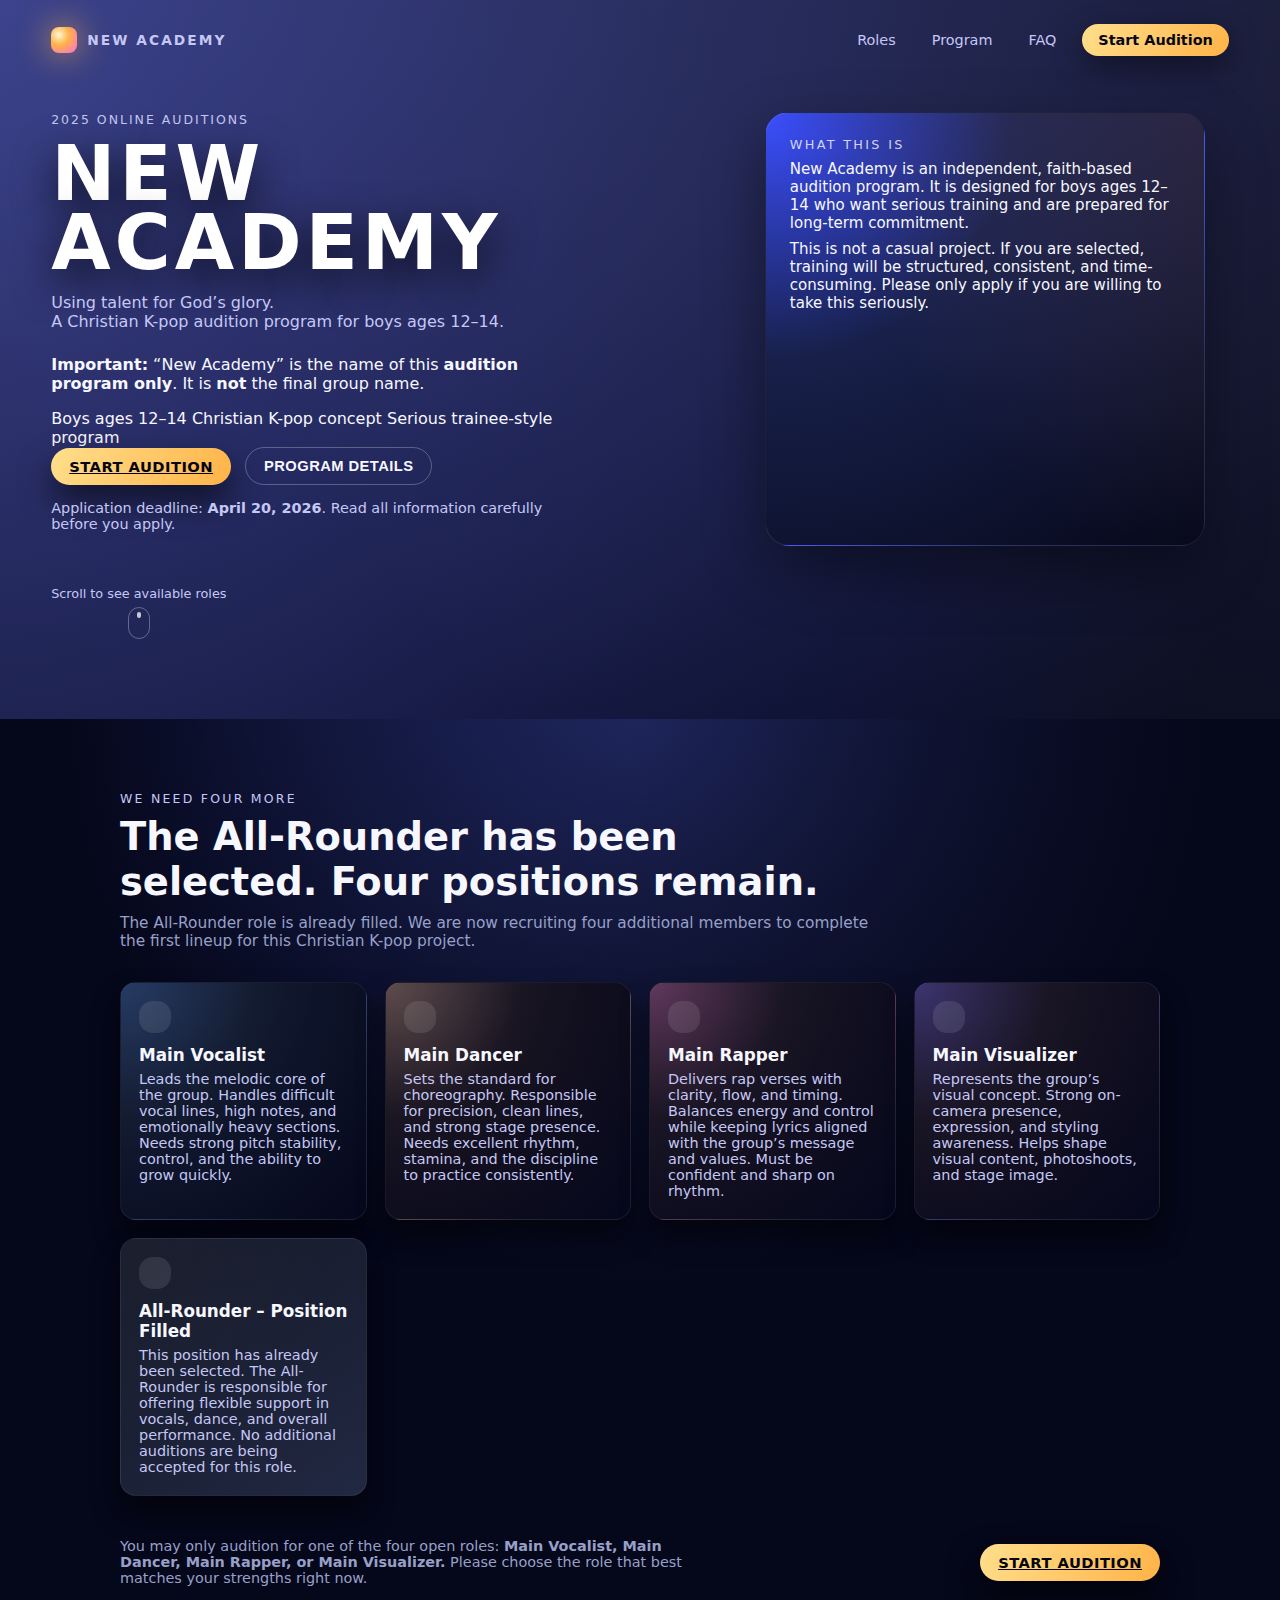
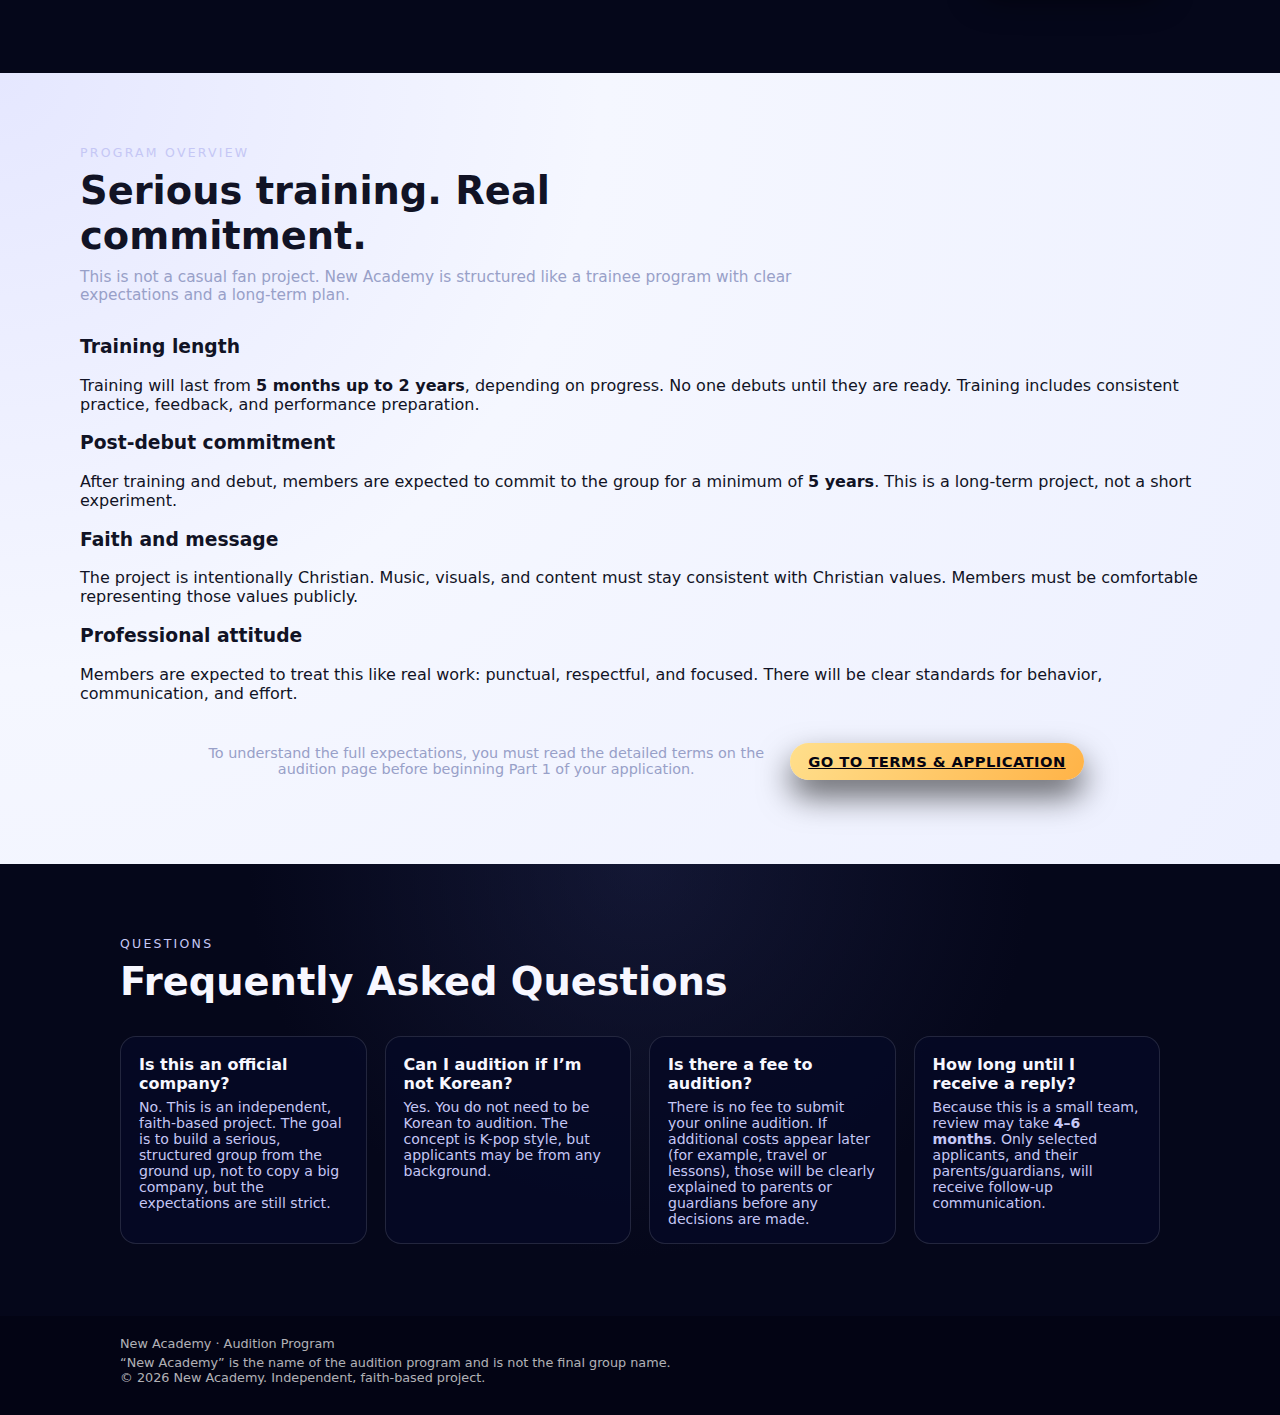
<file: index.html>
<!DOCTYPE html>
<html lang="en">
<head>
  <meta charset="UTF-8" />
  <title>New Academy – 2025 Online Auditions</title>
  <meta name="viewport" content="width=device-width, initial-scale=1.0" />
  <meta
    name="description"
    content="New Academy – a Christian K-pop audition program for boys ages 12–14. Serious training. Real commitment."
  />
  <link rel="stylesheet" href="styles.css" />
  <script defer src="script.js"></script>
</head>
<body class="na-body">

  <!-- ================= HEADER / HERO ================= -->
  <header class="na-hero" id="top">
    <div class="na-hero-inner">
      <div class="na-brand">
        <div class="na-logo-dot"></div>
        <span class="na-logo-text">New Academy</span>
      </div>

      <nav class="na-nav">
        <a href="#roles" class="na-nav-link">Roles</a>
        <a href="#about" class="na-nav-link">Program</a>
        <a href="#faq" class="na-nav-link">FAQ</a>
        <a href="audition.html" class="na-nav-cta">Start Audition</a>
      </nav>
    </div>

    <div class="na-hero-content">
      <div class="na-hero-text">
        <p class="na-hero-kicker">2025 Online Auditions</p>

        <h1 class="na-hero-title">
          NEW<br />
          ACADEMY
        </h1>

        <p class="na-hero-subtitle">
          Using talent for God’s glory.<br />
          A Christian K-pop audition program for boys ages 12–14.
        </p>

        <p class="na-hero-note">
          <strong>Important:</strong> “New Academy” is the name of this
          <strong>audition program only</strong>. It is <strong>not</strong> the final group name.
        </p>

        <div class="na-hero-badges">
          <span class="na-badge">Boys ages 12–14</span>
          <span class="na-badge">Christian K-pop concept</span>
          <span class="na-badge na-badge-outline">Serious trainee-style program</span>
        </div>

        <div class="na-hero-buttons">
          <a href="audition.html" class="na-btn na-btn-primary">
            <span>Start Audition</span>
          </a>
          <button class="na-btn na-btn-ghost" data-scroll-target="#about">
            Program details
          </button>
        </div>

        <p class="na-hero-meta">
          Application deadline: <strong>April 20, 2026</strong>.
          Read all information carefully before you apply.
        </p>
      </div>

      <div class="na-hero-card">
        <p class="na-hero-card-label">What this is</p>
        <p class="na-hero-card-text">
          New Academy is an independent, faith-based audition program.
          It is designed for boys ages 12–14 who want serious training
          and are prepared for long-term commitment.
        </p>
        <p class="na-hero-card-text">
          This is not a casual project. If you are selected, training will
          be structured, consistent, and time-consuming. Please only apply
          if you are willing to take this seriously.
        </p>
      </div>
    </div>

    <div class="na-hero-scroll-hint" data-scroll-target="#roles">
      <span class="na-hero-scroll-text">Scroll to see available roles</span>
      <div class="na-hero-scroll-circle"></div>
    </div>
  </header>

  <main>
    <!-- ================= ROLES ================= -->
    <section class="na-section na-section-dark" id="roles">
      <div class="na-section-inner">
        <header class="na-section-header">
          <p class="na-section-kicker">We need four more</p>
          <h2 class="na-section-title">
            The All-Rounder has been selected. Four positions remain.
          </h2>
          <p class="na-section-subtitle">
            The All-Rounder role is already filled. We are now recruiting
            four additional members to complete the first lineup for this
            Christian K-pop project.
          </p>
        </header>

        <div class="na-role-grid">
          <!-- Main Vocalist -->
          <article class="na-role-card na-role-vocal">
            <div class="na-role-icon"></div>
            <h3 class="na-role-title">Main Vocalist</h3>
            <p class="na-role-text">
              Leads the melodic core of the group. Handles difficult vocal lines,
              high notes, and emotionally heavy sections. Needs strong pitch
              stability, control, and the ability to grow quickly.
            </p>
          </article>

          <!-- Main Dancer -->
          <article class="na-role-card na-role-dancer">
            <div class="na-role-icon"></div>
            <h3 class="na-role-title">Main Dancer</h3>
            <p class="na-role-text">
              Sets the standard for choreography. Responsible for precision,
              clean lines, and strong stage presence. Needs excellent rhythm,
              stamina, and the discipline to practice consistently.
            </p>
          </article>

          <!-- Main Rapper -->
          <article class="na-role-card na-role-rapper">
            <div class="na-role-icon"></div>
            <h3 class="na-role-title">Main Rapper</h3>
            <p class="na-role-text">
              Delivers rap verses with clarity, flow, and timing. Balances
              energy and control while keeping lyrics aligned with the group’s
              message and values. Must be confident and sharp on rhythm.
            </p>
          </article>

          <!-- Main Visualizer -->
          <article class="na-role-card na-role-visual">
            <div class="na-role-icon"></div>
            <h3 class="na-role-title">Main Visualizer</h3>
            <p class="na-role-text">
              Represents the group’s visual concept. Strong on-camera presence,
              expression, and styling awareness. Helps shape visual content,
              photoshoots, and stage image.
            </p>
          </article>

          <!-- All-Rounder (already filled) -->
          <article class="na-role-card na-role-allrounder na-role-disabled" aria-disabled="true">
            <div class="na-role-icon na-role-icon-allrounder" aria-hidden="true"></div>
            <h3 class="na-role-title">All-Rounder – Position Filled</h3>
            <p class="na-role-text">
              This position has already been selected. The All-Rounder is responsible
              for offering flexible support in vocals, dance, and overall performance.
              No additional auditions are being accepted for this role.
            </p>
          </article>
        </div>

        <div class="na-section-cta-row">
          <p class="na-section-meta">
            You may only audition for one of the four open roles:
            <strong>Main Vocalist, Main Dancer, Main Rapper, or Main Visualizer.</strong>
            Please choose the role that best matches your strengths right now.
          </p>
          <a href="audition.html" class="na-btn na-btn-primary">
            Start Audition
          </a>
        </div>
      </div>
    </section>

    <!-- ================= PROGRAM OVERVIEW ================= -->
    <section class="na-section na-section-light" id="about">
      <div class="na-section-inner na-section-inner-wide">
        <header class="na-section-header">
          <p class="na-section-kicker">Program overview</p>
          <h2 class="na-section-title">Serious training. Real commitment.</h2>
          <p class="na-section-subtitle">
            This is not a casual fan project. New Academy is structured like a
            trainee program with clear expectations and a long-term plan.
          </p>
        </header>

        <div class="na-program-grid">
          <article class="na-program-card">
            <h3>Training length</h3>
            <p>
              Training will last from <strong>5 months up to 2 years</strong>,
              depending on progress. No one debuts until they are ready. Training
              includes consistent practice, feedback, and performance preparation.
            </p>
          </article>

          <article class="na-program-card">
            <h3>Post-debut commitment</h3>
            <p>
              After training and debut, members are expected to commit to the
              group for a minimum of <strong>5 years</strong>. This is a long-term project,
              not a short experiment.
            </p>
          </article>

          <article class="na-program-card">
            <h3>Faith and message</h3>
            <p>
              The project is intentionally Christian. Music, visuals, and content
              must stay consistent with Christian values. Members must be comfortable
              representing those values publicly.
            </p>
          </article>

          <article class="na-program-card">
            <h3>Professional attitude</h3>
            <p>
              Members are expected to treat this like real work: punctual,
              respectful, and focused. There will be clear standards for behavior,
              communication, and effort.
            </p>
          </article>
        </div>

        <div class="na-section-cta-row na-section-cta-row-center">
          <p class="na-section-meta">
            To understand the full expectations, you must read the detailed terms
            on the audition page before beginning Part 1 of your application.
          </p>
          <a href="audition.html" class="na-btn na-btn-primary">
            Go to Terms &amp; Application
          </a>
        </div>
      </div>
    </section>

    <!-- ================= FAQ ================= -->
    <section class="na-section na-section-dark" id="faq">
      <div class="na-section-inner">
        <header class="na-section-header">
          <p class="na-section-kicker">Questions</p>
          <h2 class="na-section-title">Frequently Asked Questions</h2>
        </header>

        <div class="na-faq-grid">
          <article class="na-faq-item">
            <h3>Is this an official company?</h3>
            <p>
              No. This is an independent, faith-based project. The goal is to
              build a serious, structured group from the ground up, not to copy
              a big company, but the expectations are still strict.
            </p>
          </article>

          <article class="na-faq-item">
            <h3>Can I audition if I’m not Korean?</h3>
            <p>
              Yes. You do not need to be Korean to audition. The concept is K-pop
              style, but applicants may be from any background.
            </p>
          </article>

          <article class="na-faq-item">
            <h3>Is there a fee to audition?</h3>
            <p>
              There is no fee to submit your online audition. If additional costs
              appear later (for example, travel or lessons), those will be clearly
              explained to parents or guardians before any decisions are made.
            </p>
          </article>

          <article class="na-faq-item">
            <h3>How long until I receive a reply?</h3>
            <p>
              Because this is a small team, review may take
              <strong>4–6 months</strong>. Only selected applicants, and their
              parents/guardians, will receive follow-up communication.
            </p>
          </article>
        </div>
      </div>
    </section>
  </main>

  <!-- ================= FOOTER ================= -->
  <footer class="na-footer">
    <div class="na-footer-inner">
      <p class="na-footer-brand">New Academy · Audition Program</p>
      <p class="na-footer-meta">
        “New Academy” is the name of the audition program and is not the final group name.
      </p>
      <p class="na-footer-meta">
        &copy; <span id="year"></span> New Academy. Independent, faith-based project.
      </p>
    </div>
  </footer>
</body>
</html>
</file>
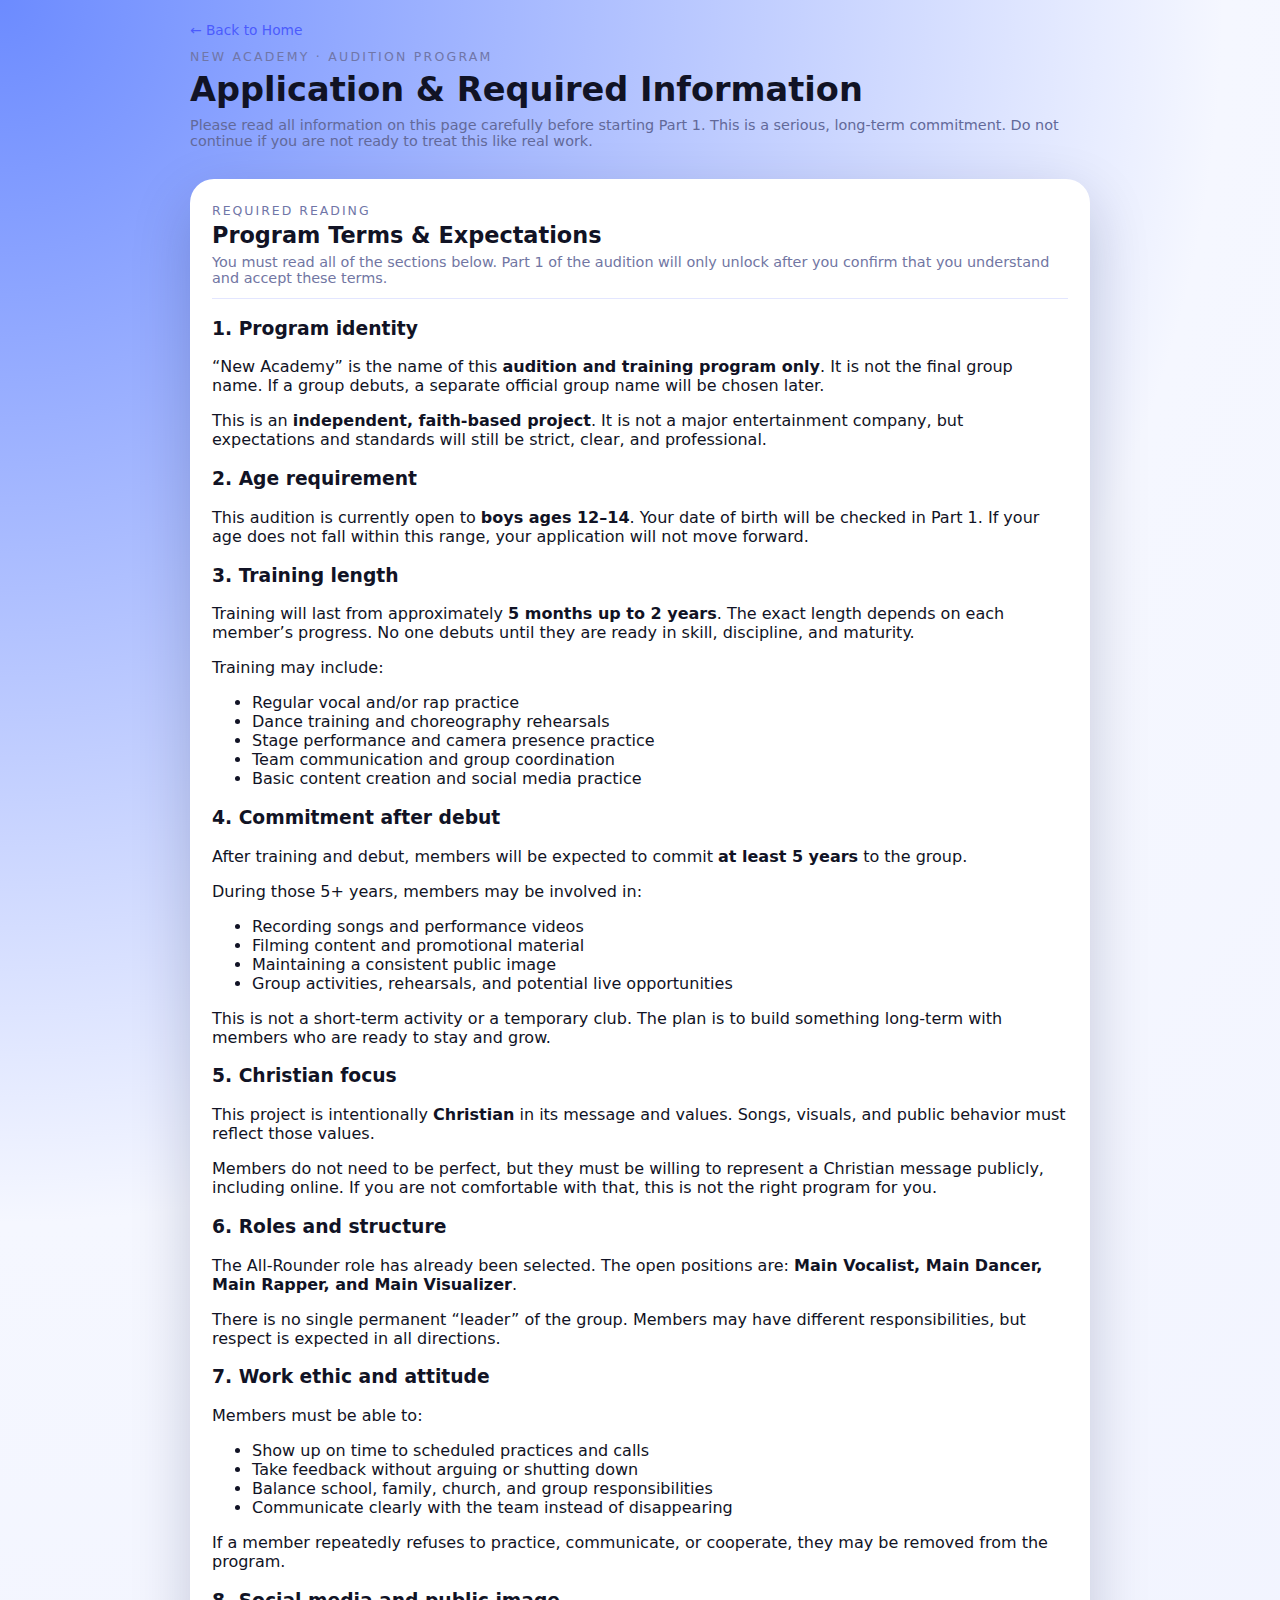
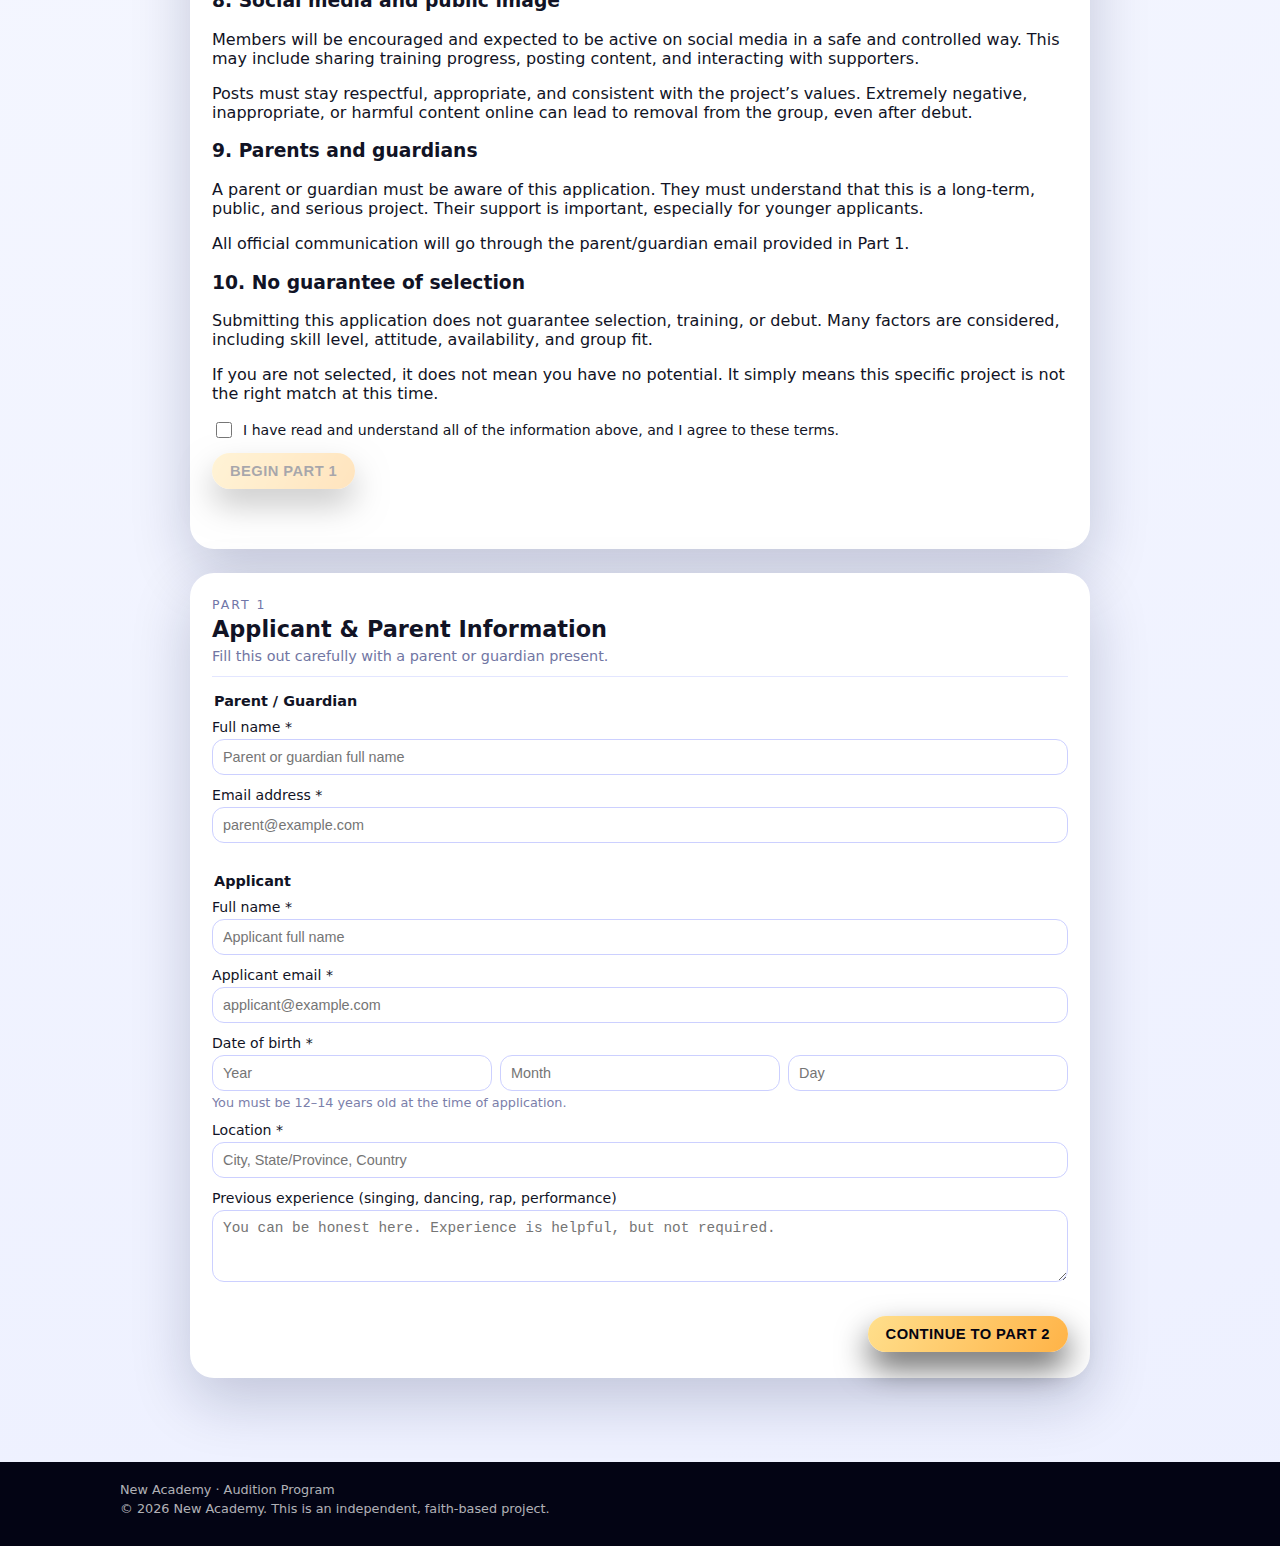
<file: audition.html>
<!DOCTYPE html>
<html lang="en">
<head>
  <meta charset="UTF-8" />
  <title>New Academy – Audition Application</title>
  <meta name="viewport" content="width=device-width, initial-scale=1.0" />
  <link rel="stylesheet" href="styles.css" />
  <script defer src="script.js"></script>
</head>
<body class="na-body na-body-light">

  <header class="na-form-header">
    <div class="na-form-header-inner">
      <a href="index.html" class="na-form-back">&larr; Back to Home</a>
      <div class="na-form-title-block">
        <p class="na-form-kicker">New Academy · Audition Program</p>
        <h1 class="na-form-title">Application &amp; Required Information</h1>
        <p class="na-form-subtitle">
          Please read all information on this page carefully before starting Part 1.
          This is a serious, long-term commitment. Do not continue if you are not ready
          to treat this like real work.
        </p>
      </div>
    </div>
  </header>

  <main class="na-form-main">

    <!-- TERMS / PROGRAM INFO -->
    <section class="na-form-card" id="termsSection">
      <header class="na-form-step-header">
        <p class="na-form-step-label">Required reading</p>
        <h2 class="na-form-step-title">Program Terms &amp; Expectations</h2>
        <p class="na-form-step-desc">
          You must read all of the sections below. Part 1 of the audition will only unlock
          after you confirm that you understand and accept these terms.
        </p>
      </header>

      <div class="na-terms">
        <section class="na-terms-section">
          <h3>1. Program identity</h3>
          <p>
            “New Academy” is the name of this <strong>audition and training program only</strong>.
            It is not the final group name. If a group debuts, a separate official group name
            will be chosen later.
          </p>
          <p>
            This is an <strong>independent, faith-based project</strong>. It is not a major
            entertainment company, but expectations and standards will still be strict, clear,
            and professional.
          </p>
        </section>

        <section class="na-terms-section">
          <h3>2. Age requirement</h3>
          <p>
            This audition is currently open to <strong>boys ages 12–14</strong>. Your date
            of birth will be checked in Part 1. If your age does not fall within this range,
            your application will not move forward.
          </p>
        </section>

        <section class="na-terms-section">
          <h3>3. Training length</h3>
          <p>
            Training will last from approximately <strong>5 months up to 2 years</strong>.
            The exact length depends on each member’s progress. No one debuts until they are
            ready in skill, discipline, and maturity.
          </p>
          <p>
            Training may include:
          </p>
          <ul>
            <li>Regular vocal and/or rap practice</li>
            <li>Dance training and choreography rehearsals</li>
            <li>Stage performance and camera presence practice</li>
            <li>Team communication and group coordination</li>
            <li>Basic content creation and social media practice</li>
          </ul>
        </section>

        <section class="na-terms-section">
          <h3>4. Commitment after debut</h3>
          <p>
            After training and debut, members will be expected to commit
            <strong>at least 5 years</strong> to the group.
          </p>
          <p>
            During those 5+ years, members may be involved in:
          </p>
          <ul>
            <li>Recording songs and performance videos</li>
            <li>Filming content and promotional material</li>
            <li>Maintaining a consistent public image</li>
            <li>Group activities, rehearsals, and potential live opportunities</li>
          </ul>
          <p>
            This is not a short-term activity or a temporary club. The plan is to build
            something long-term with members who are ready to stay and grow.
          </p>
        </section>

        <section class="na-terms-section">
          <h3>5. Christian focus</h3>
          <p>
            This project is intentionally <strong>Christian</strong> in its message
            and values. Songs, visuals, and public behavior must reflect those values.
          </p>
          <p>
            Members do not need to be perfect, but they must be willing to represent
            a Christian message publicly, including online. If you are not comfortable
            with that, this is not the right program for you.
          </p>
        </section>

        <section class="na-terms-section">
          <h3>6. Roles and structure</h3>
          <p>
            The All-Rounder role has already been selected. The open positions are:
            <strong>Main Vocalist, Main Dancer, Main Rapper, and Main Visualizer</strong>.
          </p>
          <p>
            There is no single permanent “leader” of the group. Members may have
            different responsibilities, but respect is expected in all directions.
          </p>
        </section>

        <section class="na-terms-section">
          <h3>7. Work ethic and attitude</h3>
          <p>
            Members must be able to:
          </p>
          <ul>
            <li>Show up on time to scheduled practices and calls</li>
            <li>Take feedback without arguing or shutting down</li>
            <li>Balance school, family, church, and group responsibilities</li>
            <li>Communicate clearly with the team instead of disappearing</li>
          </ul>
          <p>
            If a member repeatedly refuses to practice, communicate, or cooperate,
            they may be removed from the program.
          </p>
        </section>

        <section class="na-terms-section">
          <h3>8. Social media and public image</h3>
          <p>
            Members will be encouraged and expected to be active on social media
            in a safe and controlled way. This may include sharing training progress,
            posting content, and interacting with supporters.
          </p>
          <p>
            Posts must stay respectful, appropriate, and consistent with the project’s values.
            Extremely negative, inappropriate, or harmful content online can lead to removal
            from the group, even after debut.
          </p>
        </section>

        <section class="na-terms-section">
          <h3>9. Parents and guardians</h3>
          <p>
            A parent or guardian must be aware of this application. They must understand
            that this is a long-term, public, and serious project. Their support is
            important, especially for younger applicants.
          </p>
          <p>
            All official communication will go through the parent/guardian email
            provided in Part 1.
          </p>
        </section>

        <section class="na-terms-section">
          <h3>10. No guarantee of selection</h3>
          <p>
            Submitting this application does not guarantee selection, training, or debut.
            Many factors are considered, including skill level, attitude, availability,
            and group fit.
          </p>
          <p>
            If you are not selected, it does not mean you have no potential. It simply
            means this specific project is not the right match at this time.
          </p>
        </section>
      </div>

      <div class="na-journey-consent na-terms-consent">
        <label class="na-checkbox">
          <input type="checkbox" id="termsConsent" />
          <span>
            I have read and understand all of the information above, and I agree to these terms.
          </span>
        </label>
        <button class="na-btn na-btn-primary na-btn-disabled" id="beginPartOneBtn">
          Begin Part 1
        </button>
        <p class="na-journey-note">
          Part 1 of the audition will only unlock after this box is checked.
        </p>
      </div>
    </section>

    <!-- PART 1 – BASIC INFO -->
    <section class="na-form-card na-form-card-hidden" id="step1">
      <header class="na-form-step-header">
        <p class="na-form-step-label">Part 1</p>
        <h2 class="na-form-step-title">Applicant &amp; Parent Information</h2>
        <p class="na-form-step-desc">
          Fill this out carefully with a parent or guardian present.
        </p>
      </header>

      <form id="auditionForm">
        <fieldset class="na-fieldset">
          <legend>Parent / Guardian</legend>

          <div class="na-input-row">
            <label class="na-label" for="parentName">Full name *</label>
            <input
              type="text"
              id="parentName"
              name="parentName"
              class="na-input"
              required
              placeholder="Parent or guardian full name"
            />
          </div>

          <div class="na-input-row">
            <label class="na-label" for="parentEmail">Email address *</label>
            <input
              type="email"
              id="parentEmail"
              name="parentEmail"
              class="na-input"
              required
              placeholder="parent@example.com"
            />
          </div>
        </fieldset>

        <fieldset class="na-fieldset">
          <legend>Applicant</legend>

          <div class="na-input-row">
            <label class="na-label" for="applicantName">Full name *</label>
            <input
              type="text"
              id="applicantName"
              name="applicantName"
              class="na-input"
              required
              placeholder="Applicant full name"
            />
          </div>

          <div class="na-input-row">
            <label class="na-label" for="applicantEmail">Applicant email *</label>
            <input
              type="email"
              id="applicantEmail"
              name="applicantEmail"
              class="na-input"
              required
              placeholder="applicant@example.com"
            />
          </div>

          <div class="na-input-row">
            <label class="na-label">Date of birth *</label>
            <div class="na-dob-grid">
              <input
                type="number"
                id="dobYear"
                name="dobYear"
                class="na-input"
                placeholder="Year"
                min="2005"
                max="2030"
                required
              />
              <input
                type="number"
                id="dobMonth"
                name="dobMonth"
                class="na-input"
                placeholder="Month"
                min="1"
                max="12"
                required
              />
              <input
                type="number"
                id="dobDay"
                name="dobDay"
                class="na-input"
                placeholder="Day"
                min="1"
                max="31"
                required
              />
            </div>
            <p class="na-input-help" id="ageHelp">
              You must be 12–14 years old at the time of application.
            </p>
          </div>

          <div class="na-input-row">
            <label class="na-label" for="country">Location *</label>
            <input
              type="text"
              id="country"
              name="country"
              class="na-input"
              required
              placeholder="City, State/Province, Country"
            />
          </div>

          <div class="na-input-row">
            <label class="na-label" for="experience">
              Previous experience (singing, dancing, rap, performance)
            </label>
            <textarea
              id="experience"
              name="experience"
              rows="3"
              class="na-input na-textarea"
              placeholder="You can be honest here. Experience is helpful, but not required."
            ></textarea>
          </div>
        </fieldset>

        <div class="na-form-actions">
          <button type="button" class="na-btn na-btn-primary" id="nextStepBtn">
            Continue to Part 2
          </button>
        </div>
      </form>
    </section>

    <!-- PART 2 – AUDITION DETAILS -->
    <section class="na-form-card na-form-card-hidden" id="step2">
      <header class="na-form-step-header">
        <p class="na-form-step-label">Part 2</p>
        <h2 class="na-form-step-title">Audition Details</h2>
        <p class="na-form-step-desc">
          Choose your role and provide your audition video link.
        </p>
      </header>

      <form id="auditionStepTwo">
        <fieldset class="na-fieldset">
          <legend>Role &amp; video</legend>

          <div class="na-input-row">
            <label class="na-label" for="auditionRole">Role you are auditioning for *</label>
            <select id="auditionRole" name="auditionRole" class="na-input" required>
              <option value="">Select one</option>
              <option value="Main Vocalist">Main Vocalist</option>
              <option value="Main Dancer">Main Dancer</option>
              <option value="Main Rapper">Main Rapper</option>
              <option value="Main Visualizer">Main Visualizer</option>
            </select>
          </div>

          <div class="na-input-row">
            <label class="na-label" for="videoUrl">
              Audition video link (YouTube, Google Drive, etc.) *
            </label>
            <input
              type="url"
              id="videoUrl"
              name="videoUrl"
              class="na-input"
              required
              placeholder="https://..."
            />
            <p class="na-input-help">
              Upload your video and paste the share link. Make sure permissions allow viewing.
              Length of 1–3 minutes is recommended.
            </p>
          </div>

          <div class="na-input-row">
            <label class="na-label" for="message">
              Additional information (optional)
            </label>
            <textarea
              id="message"
              name="message"
              rows="3"
              class="na-input na-textarea"
              placeholder="Anything else we should know about you, your goals, or your situation."
            ></textarea>
          </div>
        </fieldset>

        <div class="na-form-actions na-form-actions-split">
          <button type="button" class="na-btn na-btn-ghost" id="backStepBtn">
            Back to Part 1
          </button>
          <button type="submit" class="na-btn na-btn-primary" id="submitAuditionBtn">
            Submit Application
          </button>
        </div>
      </form>
    </section>

    <!-- PART 3 – COMPLETION -->
    <section class="na-form-card na-form-card-hidden" id="step3">
      <header class="na-form-step-header na-form-step-header-center">
        <div class="na-complete-icon">✔</div>
        <h2 class="na-form-step-title">Application submitted</h2>
        <p class="na-form-step-desc">
          Thank you for taking the time to apply.
        </p>
      </header>

      <div class="na-complete-body">
        <h3>What happens next</h3>
        <p>
          Your application has been recorded. Because this is a small and independent
          team, review may take <strong>4–6 months</strong>. Only applicants who move
          forward will be contacted.
        </p>

        <p>
          All communication will be sent to the <strong>parent/guardian email</strong>
          you provided. Please check that inbox regularly and also check spam or junk
          folders just in case.
        </p>

        <h3>While you wait</h3>
        <p>
          Keep practicing your skills and strengthening your character. Whether or not
          you are selected, the work you put in now will still matter for your future.
        </p>

        <div class="na-form-actions na-form-actions-center">
          <a href="index.html" class="na-btn na-btn-primary">Return to Home</a>
        </div>
      </div>
    </section>
  </main>

  <footer class="na-footer">
    <div class="na-footer-inner">
      <p class="na-footer-brand">New Academy · Audition Program</p>
      <p class="na-footer-meta">
        &copy; <span id="year"></span> New Academy. This is an independent, faith-based project.
      </p>
    </div>
  </footer>
</body>
</html>
</file>
<file: styles.css>
/* ===========================
   Base
   =========================== */

:root {
  --na-bg-dark: #050c24;
  --na-bg-darker: #020515;
  --na-bg-light: #f5f7ff;
  --na-bg-card: #131a36;
  --na-bg-card-soft: #1b2344;
  --na-bg-form: #ffffff;
  --na-accent-1: #ffb347;
  --na-accent-2: #ff6ad5;
  --na-accent-3: #6c8bff;
  --na-accent-4: #7b5cff;
  --na-text-main: #f7f7ff;
  --na-text-subtle: #c5c7f5;
  --na-text-muted: #98a0c8;
  --na-border-soft: rgba(255, 255, 255, 0.08);
  --na-shadow-soft: 0 24px 60px rgba(0, 0, 0, 0.4);
  --na-radius-lg: 24px;
  --na-radius-md: 16px;
  --na-radius-pill: 999px;
  --na-transition-fast: 0.18s ease-out;
  --na-transition-med: 0.25s ease-out;
  --na-font-main: system-ui, -apple-system, BlinkMacSystemFont, "SF Pro Text",
    "Segoe UI", sans-serif;
}

*,
*::before,
*::after {
  box-sizing: border-box;
}

html,
body {
  margin: 0;
  padding: 0;
  font-family: var(--na-font-main);
}

.na-body {
  min-height: 100vh;
  background: radial-gradient(circle at top left, #27318c 0, #050718 42%, #02020a 90%);
  color: var(--na-text-main);
}

/* light version for forms page */
.na-body-light {
  background: radial-gradient(circle at top left, #6c8bff 0, #f5f7ff 36%, #edf0ff 100%);
  color: #111325;
}

/* ===========================
   Hero
   =========================== */

.na-hero {
  padding: 24px clamp(20px, 4vw, 64px) 80px;
  position: relative;
  overflow: hidden;
}

.na-hero::before {
  content: "";
  position: absolute;
  inset: -40%;
  background:
    radial-gradient(circle at 10% 0, rgba(255, 227, 155, 0.16) 0, transparent 60%),
    radial-gradient(circle at 90% 0, rgba(174, 179, 255, 0.2) 0, transparent 60%);
  opacity: 0.9;
  pointer-events: none;
}

.na-hero-inner {
  position: relative;
  z-index: 1;
  display: flex;
  align-items: center;
  justify-content: space-between;
  gap: 16px;
  margin-bottom: 56px;
}

.na-brand {
  display: flex;
  align-items: center;
  gap: 10px;
}

.na-logo-dot {
  width: 26px;
  height: 26px;
  border-radius: 30%;
  background: radial-gradient(circle at 30% 30%, #fff6d6 0, #ffb347 40%, #ff6ad5 100%);
  box-shadow: 0 0 32px rgba(255, 180, 79, 0.8);
}

.na-logo-text {
  font-weight: 700;
  letter-spacing: 0.15em;
  text-transform: uppercase;
  font-size: 0.86rem;
  color: var(--na-text-subtle);
}

.na-nav {
  display: flex;
  gap: 16px;
  align-items: center;
}

.na-nav-link {
  font-size: 0.9rem;
  text-decoration: none;
  color: var(--na-text-subtle);
  padding: 6px 10px;
  border-radius: 999px;
  transition: color var(--na-transition-fast), background var(--na-transition-fast);
}

.na-nav-link:hover {
  color: #fff;
  background: rgba(255, 255, 255, 0.06);
}

.na-nav-cta {
  text-decoration: none;
  font-size: 0.9rem;
  padding: 8px 16px;
  border-radius: 999px;
  color: #060819;
  background: linear-gradient(120deg, #ffdf8c, #ffb347);
  font-weight: 600;
  box-shadow: 0 10px 30px rgba(0, 0, 0, 0.45);
}

/* hero body */

.na-hero-content {
  position: relative;
  z-index: 1;
  display: grid;
  grid-template-columns: minmax(0, 1.4fr) minmax(0, 1fr);
  gap: clamp(32px, 5vw, 64px);
  align-items: stretch;
}

.na-hero-text {
  max-width: 540px;
}

.na-hero-kicker {
  text-transform: uppercase;
  letter-spacing: 0.16em;
  font-size: 0.78rem;
  margin: 0 0 12px;
  color: var(--na-text-subtle);
}

.na-hero-title {
  font-size: clamp(3.2rem, 6vw, 4.8rem);
  line-height: 0.9;
  letter-spacing: 0.05em;
  text-transform: uppercase;
  margin: 0 0 16px;
  color: #ffffff;
  text-shadow: 0 14px 40px rgba(0, 0, 0, 0.75);
}

.na-hero-subtitle {
  margin: 0 0 24px;
  color: var(--na-text-subtle);
  font-size: 1rem;
  max-width: 32rem;
}

.na-hero-buttons {
  display: flex;
  flex-wrap: wrap;
  gap: 14px;
  align-items: center;
  margin-bottom: 14px;
}

.na-hero-meta {
  font-size: 0.9rem;
  color: var(--na-text-subtle);
}

/* hero side card */

.na-hero-card {
  align-self: stretch;
  border-radius: var(--na-radius-lg);
  background: radial-gradient(circle at 0 0, #3b4fff 0, #18204a 40%, #050718 100%);
  border: 1px solid rgba(255, 255, 255, 0.09);
  box-shadow: var(--na-shadow-soft);
  padding: 24px 24px 28px;
  max-width: 440px;
  position: relative;
  overflow: hidden;
}

.na-hero-card::before {
  content: "";
  position: absolute;
  inset: -40%;
  background: radial-gradient(circle at 110% 0, rgba(255, 180, 199, 0.3) 0, transparent 60%);
  opacity: 0.7;
  pointer-events: none;
}

.na-hero-card-label {
  position: relative;
  margin: 0 0 8px;
  text-transform: uppercase;
  font-size: 0.8rem;
  letter-spacing: 0.18em;
  color: rgba(255, 255, 255, 0.78);
}

.na-hero-card-text {
  position: relative;
  margin: 0 0 8px;
  font-size: 0.94rem;
  color: var(--na-text-main);
}

/* scroll hint */

.na-hero-scroll-hint {
  position: relative;
  z-index: 1;
  margin-top: 40px;
  display: inline-flex;
  flex-direction: column;
  align-items: center;
  gap: 6px;
  cursor: pointer;
  color: var(--na-text-subtle);
  font-size: 0.8rem;
}

.na-hero-scroll-circle {
  width: 22px;
  height: 32px;
  border-radius: 999px;
  border: 1px solid rgba(255, 255, 255, 0.3);
  display: flex;
  align-items: flex-start;
  justify-content: center;
  padding-top: 4px;
  position: relative;
}

.na-hero-scroll-circle::after {
  content: "";
  width: 4px;
  height: 6px;
  border-radius: 999px;
  background: rgba(255, 255, 255, 0.75);
  animation: na-scroll-dot 1.3s infinite ease-out;
}

@keyframes na-scroll-dot {
  0% {
    transform: translateY(0);
    opacity: 1;
  }
  80% {
    transform: translateY(8px);
    opacity: 0;
  }
  100% {
    transform: translateY(8px);
    opacity: 0;
  }
}

/* ===========================
   Buttons
   =========================== */

.na-btn {
  border: none;
  cursor: pointer;
  border-radius: var(--na-radius-pill);
  padding: 10px 18px;
  font-size: 0.92rem;
  display: inline-flex;
  align-items: center;
  gap: 8px;
  font-weight: 600;
  letter-spacing: 0.03em;
  text-transform: uppercase;
  transition: transform var(--na-transition-fast), box-shadow var(--na-transition-fast),
    background var(--na-transition-fast), color var(--na-transition-fast), opacity var(--na-transition-fast);
}

.na-btn-primary {
  background: linear-gradient(120deg, #ffdf8c, #ffb347);
  color: #050411;
  box-shadow: 0 16px 32px rgba(0, 0, 0, 0.6);
}

.na-btn-primary:hover {
  transform: translateY(-1px);
  box-shadow: 0 20px 40px rgba(0, 0, 0, 0.7);
}

.na-btn-ghost {
  background: transparent;
  border: 1px solid rgba(255, 255, 255, 0.26);
  color: var(--na-text-main);
}

.na-btn-ghost:hover {
  background: rgba(255, 255, 255, 0.06);
}

.na-btn-icon {
  font-size: 1rem;
}

.na-btn-disabled {
  pointer-events: none;
  opacity: 0.35;
}

/* ===========================
   Sections
   =========================== */

.na-section {
  padding: 72px clamp(20px, 4vw, 64px);
}

.na-section-dark {
  background: radial-gradient(circle at top center, rgba(105, 127, 255, 0.16) 0, #05071a 50%);
}

.na-section-light {
  background: radial-gradient(circle at 0 0, #e5e7ff 0, #f5f7ff 40%, #edf0ff 100%);
  color: #111325;
}

.na-section-inner {
  margin: 0 auto;
  max-width: 1040px;
}

.na-section-inner-wide {
  max-width: 1120px;
}

.na-section-header {
  margin-bottom: 32px;
  max-width: 760px;
}

.na-section-kicker {
  text-transform: uppercase;
  letter-spacing: 0.18em;
  font-size: 0.78rem;
  margin: 0 0 8px;
  color: var(--na-text-subtle);
}

.na-section-title {
  margin: 0 0 10px;
  font-size: clamp(1.8rem, 3vw, 2.4rem);
}

.na-section-subtitle {
  margin: 0;
  font-size: 0.96rem;
  color: var(--na-text-muted);
}

/* ===========================
   Roles
   =========================== */

.na-role-grid {
  display: grid;
  grid-template-columns: repeat(auto-fit, minmax(220px, 1fr));
  gap: 18px;
}

.na-role-card {
  border-radius: var(--na-radius-md);
  padding: 18px 18px 20px;
  background: linear-gradient(135deg, #10152c, #151b34);
  border: 1px solid rgba(255, 255, 255, 0.07);
  box-shadow: 0 16px 26px rgba(0, 0, 0, 0.5);
  position: relative;
  overflow: hidden;
}

.na-role-card::before {
  content: "";
  position: absolute;
  inset: -20%;
  opacity: 0.5;
  background: radial-gradient(circle at 0 0, rgba(255, 255, 255, 0.08) 0, transparent 55%);
  pointer-events: none;
}

.na-role-icon {
  width: 32px;
  height: 32px;
  border-radius: 14px;
  display: inline-flex;
  align-items: center;
  justify-content: center;
  background: rgba(255, 255, 255, 0.1);
  margin-bottom: 8px;
}

.na-role-title {
  margin: 0 0 6px;
  font-size: 1.05rem;
}

.na-role-text {
  margin: 0;
  font-size: 0.9rem;
  color: var(--na-text-subtle);
}

.na-role-vocal {
  background: radial-gradient(circle at 0 0, rgba(95, 162, 255, 0.3) 0, #11192e 40%, #05071c 100%);
}

.na-role-dancer {
  background: radial-gradient(circle at 0 0, rgba(255, 186, 124, 0.32) 0, #171320 40%, #05071c 100%);
}

.na-role-rapper {
  background: radial-gradient(circle at 0 0, rgba(253, 119, 165, 0.32) 0, #171322 40%, #05071c 100%);
}

.na-role-visual {
  background: radial-gradient(circle at 0 0, rgba(150, 119, 255, 0.32) 0, #171322 40%, #05071c 100%);
}

.na-role-allrounder {
  background: linear-gradient(145deg, #141827, #212842);
}

.na-section-cta-row {
  margin-top: 28px;
  display: flex;
  flex-wrap: wrap;
  gap: 14px;
  align-items: center;
  justify-content: space-between;
}

.na-section-cta-row-center {
  justify-content: center;
  text-align: center;
}

.na-section-meta {
  max-width: 580px;
  font-size: 0.9rem;
  color: var(--na-text-muted);
}

/* ===========================
   Journey / Accordion
   =========================== */

.na-journey-progress {
  width: 100%;
  height: 6px;
  border-radius: 999px;
  background: rgba(0, 0, 0, 0.06);
  overflow: hidden;
  margin-bottom: 18px;
}

.na-journey-progress-bar {
  height: 100%;
  width: 8%;
  border-radius: inherit;
  background: linear-gradient(120deg, #ffdf8c, #ff6ad5);
  transition: width 0.3s ease-out;
}

.na-accordion {
  border-radius: var(--na-radius-lg);
  background: #0f1630;
  border: 1px solid rgba(255, 255, 255, 0.09);
  color: #f2f3ff;
  overflow: hidden;
}

.na-section-light .na-accordion {
  background: #141b36;
  color: #f8f8ff;
}

.na-accordion-item + .na-accordion-item {
  border-top: 1px solid rgba(255, 255, 255, 0.05);
}

.na-accordion-header {
  width: 100%;
  text-align: left;
  padding: 18px 20px;
  background: transparent;
  border: none;
  color: inherit;
  display: flex;
  align-items: center;
  justify-content: space-between;
  cursor: pointer;
}

.na-accordion-title {
  font-size: 0.96rem;
  font-weight: 600;
}

.na-accordion-chevron {
  font-size: 0.9rem;
  opacity: 0.8;
  transition: transform var(--na-transition-med);
}

.na-accordion-item.na-accordion-open .na-accordion-chevron {
  transform: rotate(180deg);
}

.na-accordion-body {
  padding: 0 20px 18px;
  font-size: 0.9rem;
  color: #dce0ff;
}

.na-accordion-body p {
  margin: 0 0 10px;
}

.na-accordion-body ul {
  margin: 0 0 10px 18px;
}

/* journey consent */

.na-journey-consent {
  margin-top: 14px;
}

.na-checkbox {
  display: flex;
  align-items: center;
  gap: 8px;
  font-size: 0.88rem;
  margin-bottom: 12px;
}

.na-checkbox input[type="checkbox"] {
  width: 16px;
  height: 16px;
  border-radius: 3px;
}

.na-journey-note {
  margin-top: 6px;
  font-size: 0.78rem;
  color: rgba(255, 255, 255, 0.7);
}

/* ===========================
   FAQ
   =========================== */

.na-faq-grid {
  display: grid;
  grid-template-columns: repeat(auto-fit, minmax(220px, 1fr));
  gap: 18px;
}

.na-faq-item {
  padding: 18px 18px 16px;
  border-radius: var(--na-radius-md);
  border: 1px solid rgba(255, 255, 255, 0.12);
  background: rgba(5, 9, 37, 0.9);
}

.na-faq-item h3 {
  margin: 0 0 6px;
  font-size: 1rem;
}

.na-faq-item p {
  margin: 0;
  font-size: 0.88rem;
  color: var(--na-text-subtle);
}

/* ===========================
   Footer
   =========================== */

.na-footer {
  padding: 20px clamp(20px, 4vw, 64px) 30px;
  background: #030414;
  color: rgba(255, 255, 255, 0.7);
}

.na-footer-inner {
  max-width: 1040px;
  margin: 0 auto;
  font-size: 0.8rem;
}

.na-footer-brand {
  margin: 0 0 4px;
}

.na-footer-meta {
  margin: 0;
}

/* ===========================
   Forms Layout
   =========================== */

.na-form-header {
  padding: 20px clamp(20px, 4vw, 64px) 10px;
}

.na-form-header-inner {
  max-width: 900px;
  margin: 0 auto;
}

.na-form-back {
  text-decoration: none;
  font-size: 0.86rem;
  color: #4b5bfd;
}

.na-form-title-block {
  margin-top: 10px;
}

.na-form-kicker {
  text-transform: uppercase;
  letter-spacing: 0.18em;
  font-size: 0.78rem;
  margin: 0 0 6px;
  color: #7076a8;
}

.na-form-title {
  margin: 0 0 8px;
  font-size: clamp(1.7rem, 3vw, 2.1rem);
}

.na-form-subtitle {
  margin: 0;
  font-size: 0.9rem;
  color: #626999;
}

.na-form-main {
  padding: 20px clamp(20px, 4vw, 64px) 60px;
}

.na-form-card {
  max-width: 900px;
  margin: 0 auto 24px;
  background: var(--na-bg-form);
  border-radius: 24px;
  box-shadow: 0 22px 60px rgba(12, 21, 64, 0.2);
  padding: 24px 22px 26px;
}

.na-form-card-hidden {
  display: none;
}

.na-form-step-header {
  border-bottom: 1px solid #e3e6ff;
  padding-bottom: 12px;
  margin-bottom: 16px;
}

.na-form-step-header-center {
  text-align: center;
}

.na-form-step-label {
  margin: 0 0 4px;
  font-size: 0.78rem;
  text-transform: uppercase;
  letter-spacing: 0.16em;
  color: #7076a8;
}

.na-form-step-title {
  margin: 0 0 6px;
  font-size: 1.4rem;
}

.na-form-step-desc {
  margin: 0;
  font-size: 0.9rem;
  color: #7176a3;
}

/* inputs */

.na-fieldset {
  border: none;
  padding: 0;
  margin: 0 0 18px;
}

.na-fieldset legend {
  font-size: 0.9rem;
  font-weight: 600;
  margin-bottom: 10px;
}

.na-input-row {
  margin-bottom: 12px;
}

.na-label {
  display: block;
  font-size: 0.88rem;
  margin-bottom: 4px;
}

.na-input {
  width: 100%;
  border-radius: 12px;
  border: 1px solid #ccd0ff;
  padding: 9px 10px;
  font-size: 0.9rem;
  outline: none;
  transition: border var(--na-transition-fast), box-shadow var(--na-transition-fast),
    background var(--na-transition-fast);
}

.na-input:focus {
  border-color: #6c8bff;
  box-shadow: 0 0 0 1px rgba(108, 139, 255, 0.5);
  background: #fbfbff;
}

.na-textarea {
  resize: vertical;
  min-height: 72px;
}

.na-input-help {
  margin: 4px 0 0;
  font-size: 0.8rem;
  color: #7b80aa;
}

/* dob grid */

.na-dob-grid {
  display: grid;
  grid-template-columns: repeat(3, minmax(0, 1fr));
  gap: 8px;
}

/* actions */

.na-form-actions {
  margin-top: 10px;
  display: flex;
  justify-content: flex-end;
  gap: 10px;
}

.na-form-actions-split {
  justify-content: space-between;
}

.na-form-actions-center {
  justify-content: center;
}

/* side note */

.na-form-side-note {
  margin-top: 16px;
  padding: 12px 14px;
  border-radius: 14px;
  background: #f4f6ff;
  font-size: 0.88rem;
}

.na-form-side-note h3 {
  margin: 0 0 6px;
  font-size: 0.96rem;
}

.na-form-side-note ul {
  margin: 0 0 0 18px;
}

/* complete screen */

.na-complete-icon {
  width: 40px;
  height: 40px;
  border-radius: 50%;
  background: #4caf50;
  color: #fff;
  display: inline-flex;
  align-items: center;
  justify-content: center;
  font-weight: 700;
  margin-bottom: 10px;
}

.na-complete-body h3 {
  margin-top: 0;
  margin-bottom: 6px;
}

.na-complete-body p {
  font-size: 0.9rem;
}

/* ===========================
   Responsive
   =========================== */

@media (max-width: 800px) {
  .na-hero-inner {
    flex-direction: column;
    align-items: flex-start;
  }

  .na-nav {
    display: none;
  }

  .na-hero-content {
    grid-template-columns: minmax(0, 1fr);
  }

  .na-hero-card {
    max-width: none;
  }

  .na-section {
    padding-inline: 16px;
  }

  .na-form-main,
  .na-form-header {
    padding-inline: 16px;
  }

  .na-form-card {
    border-radius: 18px;
  }
}

@media (max-width: 520px) {
  .na-hero-title {
    font-size: 2.8rem;
  }

  .na-section-cta-row {
    flex-direction: column;
    align-items: flex-start;
  }

  .na-form-actions,
  .na-form-actions-split {
    flex-direction: column-reverse;
    align-items: stretch;
  }

  .na-dob-grid {
    grid-template-columns: repeat(3, 1fr);
  }
}
</file>
